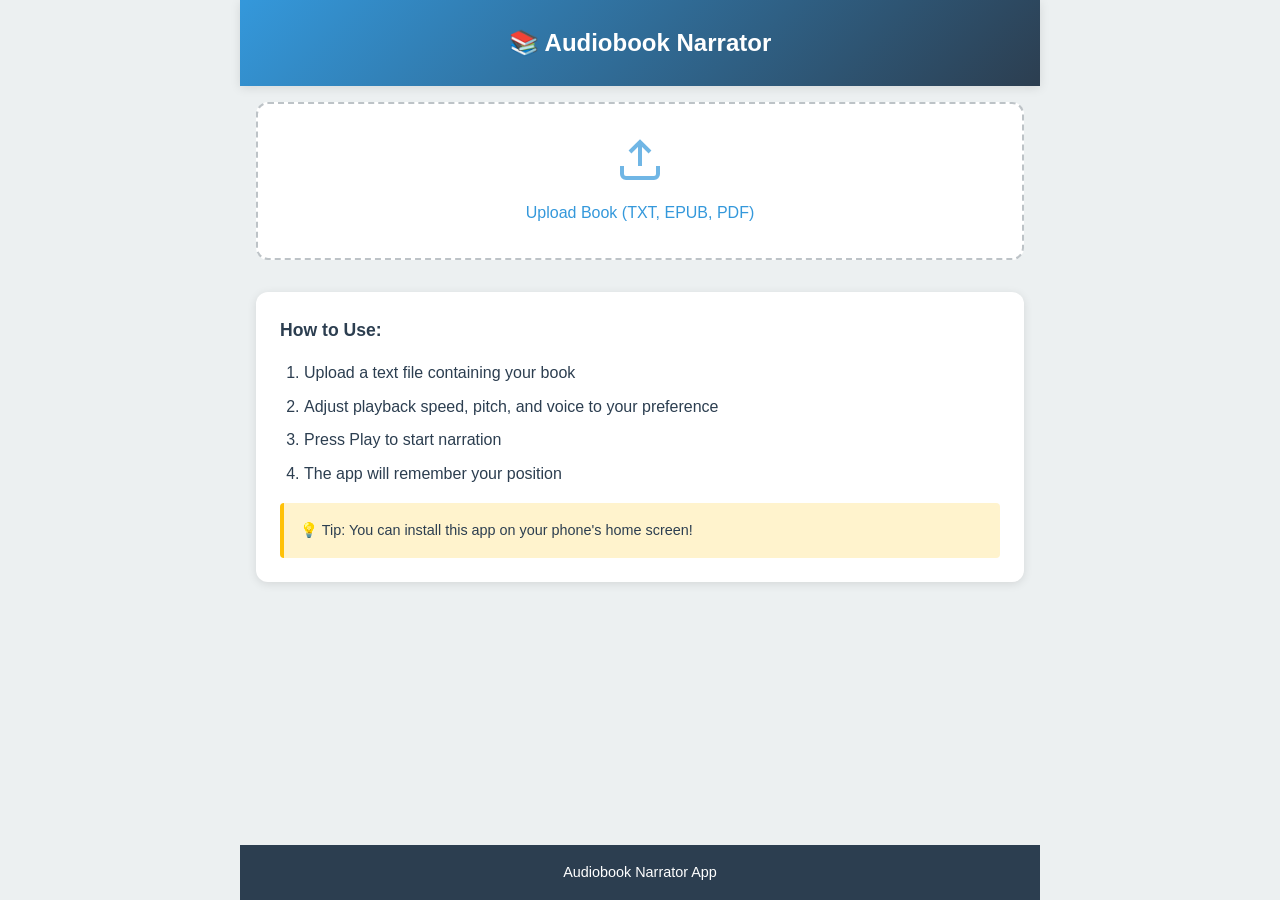
<file: index.html>
<!DOCTYPE html>
<html lang="en">
<head>
    <meta charset="UTF-8">
    <meta name="viewport" content="width=device-width, initial-scale=1.0, maximum-scale=1.0, user-scalable=no">
    <meta name="theme-color" content="#2c3e50">
    <meta name="description" content="Audiobook Narrator - Listen to your books with text-to-speech">
    <title>Audiobook Narrator</title>
    <link rel="manifest" href="manifest.json">
    <link rel="stylesheet" href="styles.css">
    <meta name="apple-mobile-web-app-capable" content="yes">
    <meta name="apple-mobile-web-app-status-bar-style" content="black-translucent">
</head>
<body>
    <div class="container">
        <header>
            <h1>📚 Audiobook Narrator</h1>
        </header>

        <main>
            <!-- File Upload Section -->
            <section class="upload-section">
                <div class="upload-area" id="uploadArea">
                    <input type="file" id="fileInput" accept=".txt,.epub,.pdf" hidden>
                    <label for="fileInput" class="upload-label">
                        <svg width="48" height="48" viewBox="0 0 24 24" fill="none" stroke="currentColor" stroke-width="2">
                            <path d="M21 15v4a2 2 0 0 1-2 2H5a2 2 0 0 1-2-2v-4"></path>
                            <polyline points="17 8 12 3 7 8"></polyline>
                            <line x1="12" y1="3" x2="12" y2="15"></line>
                        </svg>
                        <span>Upload Book (TXT, EPUB, PDF)</span>
                    </label>
                </div>
                <div class="file-info" id="fileInfo"></div>
            </section>

            <!-- Book Content Display -->
            <section class="book-section" id="bookSection" style="display: none;">
                <div class="book-title" id="bookTitle"></div>
                <div class="book-content" id="bookContent"></div>
                <div class="progress-info">
                    <span id="progressText">0%</span>
                </div>
            </section>

            <!-- Playback Controls -->
            <section class="controls-section" id="controlsSection" style="display: none;">
                <div class="main-controls">
                    <button id="playPauseBtn" class="btn-primary" disabled>
                        <svg class="play-icon" width="24" height="24" viewBox="0 0 24 24" fill="currentColor">
                            <polygon points="5 3 19 12 5 21 5 3"></polygon>
                        </svg>
                        <svg class="pause-icon" width="24" height="24" viewBox="0 0 24 24" fill="currentColor" style="display: none;">
                            <rect x="6" y="4" width="4" height="16"></rect>
                            <rect x="14" y="4" width="4" height="16"></rect>
                        </svg>
                        <span>Play</span>
                    </button>
                    <button id="stopBtn" class="btn-secondary" disabled>
                        <svg width="20" height="20" viewBox="0 0 24 24" fill="currentColor">
                            <rect x="6" y="6" width="12" height="12"></rect>
                        </svg>
                        Stop
                    </button>
                </div>

                <!-- Advanced Controls -->
                <div class="advanced-controls">
                    <div class="control-group">
                        <label for="speedControl">
                            <svg width="16" height="16" viewBox="0 0 24 24" fill="none" stroke="currentColor" stroke-width="2">
                                <circle cx="12" cy="12" r="10"></circle>
                                <polyline points="12 6 12 12 16 14"></polyline>
                            </svg>
                            Speed: <span id="speedValue">1.0x</span>
                        </label>
                        <input type="range" id="speedControl" min="0.5" max="2.0" step="0.1" value="1.0">
                    </div>

                    <div class="control-group">
                        <label for="pitchControl">
                            <svg width="16" height="16" viewBox="0 0 24 24" fill="none" stroke="currentColor" stroke-width="2">
                                <path d="M9 18V5l12-2v13"></path>
                                <circle cx="6" cy="18" r="3"></circle>
                                <circle cx="18" cy="16" r="3"></circle>
                            </svg>
                            Pitch: <span id="pitchValue">1.0</span>
                        </label>
                        <input type="range" id="pitchControl" min="0.5" max="2.0" step="0.1" value="1.0">
                    </div>

                    <div class="control-group">
                        <label for="voiceSelect">
                            <svg width="16" height="16" viewBox="0 0 24 24" fill="none" stroke="currentColor" stroke-width="2">
                                <path d="M12 1a3 3 0 0 0-3 3v8a3 3 0 0 0 6 0V4a3 3 0 0 0-3-3z"></path>
                                <path d="M19 10v2a7 7 0 0 1-14 0v-2"></path>
                                <line x1="12" y1="19" x2="12" y2="23"></line>
                                <line x1="8" y1="23" x2="16" y2="23"></line>
                            </svg>
                            Voice:
                        </label>
                        <select id="voiceSelect" class="voice-select"></select>
                    </div>
                </div>

                <!-- Progress Bar -->
                <div class="progress-bar">
                    <div class="progress-fill" id="progressFill"></div>
                </div>

                <!-- Additional Actions -->
                <div class="action-buttons">
                    <button id="loadNewBtn" class="btn-secondary">Load New Book</button>
                </div>
            </section>

            <!-- Instructions -->
            <section class="instructions" id="instructions">
                <h2>How to Use:</h2>
                <ol>
                    <li>Upload a text file containing your book</li>
                    <li>Adjust playback speed, pitch, and voice to your preference</li>
                    <li>Press Play to start narration</li>
                    <li>The app will remember your position</li>
                </ol>
                <p class="tip">💡 Tip: You can install this app on your phone's home screen!</p>
            </section>
        </main>

        <footer>
            <p>Audiobook Narrator App</p>
        </footer>
    </div>

    <script src="app.js"></script>
</body>
</html>
</file>
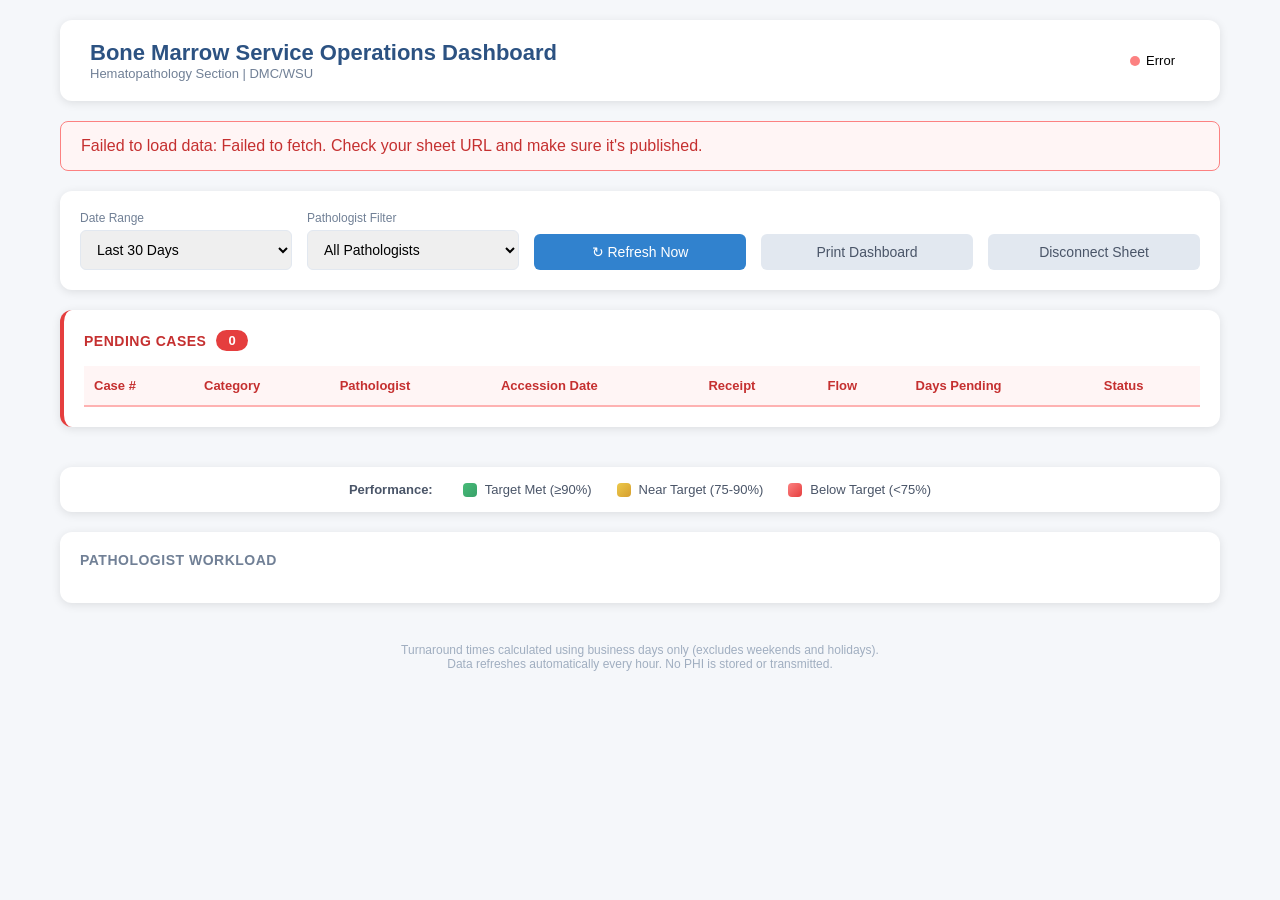
<file: docs/index.html>
<!DOCTYPE html>
<html lang="en">
<head>
    <meta charset="UTF-8">
    <meta name="viewport" content="width=device-width, initial-scale=1.0">
    <title>Bone Marrow Service Operations Dashboard</title>
    <style>
        * {
            margin: 0;
            padding: 0;
            box-sizing: border-box;
        }

        body {
            font-family: 'Segoe UI', Tahoma, Geneva, Verdana, sans-serif;
            background: #f5f7fa;
            min-height: 100vh;
        }

        .container {
            max-width: 1200px;
            margin: 0 auto;
            padding: 20px;
        }

        /* Header */
        .page-header {
            background: white;
            border-radius: 12px;
            box-shadow: 0 2px 10px rgba(0,0,0,0.1);
            padding: 20px 30px;
            margin-bottom: 20px;
            display: flex;
            justify-content: space-between;
            align-items: center;
            flex-wrap: wrap;
            gap: 15px;
        }

        .page-header h1 {
            color: #2c5282;
            font-size: 22px;
        }

        .page-header .subtitle {
            color: #718096;
            font-size: 13px;
        }

        .status-bar {
            display: flex;
            align-items: center;
            gap: 15px;
            font-size: 13px;
        }

        .status-indicator {
            display: flex;
            align-items: center;
            gap: 6px;
        }

        .status-dot {
            width: 10px;
            height: 10px;
            border-radius: 50%;
            background: #48bb78;
            animation: pulse 2s infinite;
        }

        .status-dot.error {
            background: #fc8181;
            animation: none;
        }

        .status-dot.loading {
            background: #ecc94b;
        }

        @keyframes pulse {
            0%, 100% { opacity: 1; }
            50% { opacity: 0.5; }
        }

        /* Controls */
        .controls {
            background: white;
            border-radius: 12px;
            box-shadow: 0 2px 10px rgba(0,0,0,0.1);
            padding: 20px;
            margin-bottom: 20px;
        }

        .controls-grid {
            display: grid;
            grid-template-columns: repeat(auto-fit, minmax(200px, 1fr));
            gap: 15px;
            align-items: end;
        }

        .control-group {
            display: flex;
            flex-direction: column;
            gap: 5px;
        }

        .control-group label {
            font-size: 12px;
            color: #718096;
            font-weight: 500;
        }

        .control-group input, .control-group select {
            padding: 10px 12px;
            border: 1px solid #e2e8f0;
            border-radius: 6px;
            font-size: 14px;
        }

        .control-group input:focus, .control-group select:focus {
            outline: none;
            border-color: #3182ce;
        }

        .btn {
            padding: 10px 20px;
            border: none;
            border-radius: 6px;
            cursor: pointer;
            font-size: 14px;
            font-weight: 500;
            transition: all 0.2s;
        }

        .btn-primary {
            background: #3182ce;
            color: white;
        }

        .btn-primary:hover {
            background: #2c5282;
        }

        .btn-secondary {
            background: #e2e8f0;
            color: #4a5568;
        }

        .btn-secondary:hover {
            background: #cbd5e0;
        }

        /* Setup Section */
        .setup-section {
            background: white;
            border-radius: 12px;
            box-shadow: 0 2px 10px rgba(0,0,0,0.1);
            padding: 30px;
            margin-bottom: 20px;
            text-align: center;
        }

        .setup-section h2 {
            color: #2c5282;
            margin-bottom: 15px;
        }

        .setup-section p {
            color: #718096;
            margin-bottom: 20px;
            line-height: 1.6;
        }

        .setup-section input {
            width: 100%;
            max-width: 500px;
            padding: 12px;
            border: 1px solid #e2e8f0;
            border-radius: 6px;
            font-size: 14px;
            margin-bottom: 15px;
        }

        .setup-instructions {
            text-align: left;
            background: #f7fafc;
            padding: 20px;
            border-radius: 8px;
            margin-top: 20px;
            font-size: 13px;
        }

        .setup-instructions ol {
            margin-left: 20px;
        }

        .setup-instructions li {
            margin-bottom: 8px;
            color: #4a5568;
        }

        .setup-instructions code {
            background: #edf2f7;
            padding: 2px 6px;
            border-radius: 4px;
            font-size: 12px;
        }

        /* Dashboard Grid */
        .dashboard-grid {
            display: none;
        }

        .dashboard-grid.visible {
            display: block;
        }

        .metrics-row {
            display: grid;
            grid-template-columns: repeat(auto-fit, minmax(320px, 1fr));
            gap: 20px;
            margin-bottom: 20px;
        }

        /* Improved Metric Cards */
        .metric-card {
            background: white;
            border-radius: 12px;
            box-shadow: 0 2px 10px rgba(0,0,0,0.1);
            overflow: hidden;
        }

        .metric-card-header {
            padding: 16px 20px;
            color: white;
            font-weight: 700;
            font-size: 15px;
            text-transform: uppercase;
            letter-spacing: 1px;
        }

        .metric-card.adult .metric-card-header {
            background: linear-gradient(135deg, #3182ce, #2c5282);
        }

        .metric-card.pediatric .metric-card-header {
            background: linear-gradient(135deg, #38a169, #276749);
        }

        .metric-card-body {
            padding: 20px;
        }

        .volume-display {
            text-align: center;
            padding: 15px 0;
            margin-bottom: 15px;
            background: linear-gradient(to bottom, #f8fafc, #ffffff);
            border-radius: 8px;
            border: 1px solid #e2e8f0;
        }

        .volume-number {
            font-size: 42px;
            font-weight: 700;
            color: #2d3748;
            line-height: 1;
        }

        .volume-label {
            font-size: 12px;
            color: #718096;
            text-transform: uppercase;
            letter-spacing: 0.5px;
            margin-top: 5px;
        }

        .metric-section {
            margin-bottom: 16px;
            padding-bottom: 16px;
            border-bottom: 1px solid #edf2f7;
        }

        .metric-section:last-child {
            margin-bottom: 0;
            padding-bottom: 0;
            border-bottom: none;
        }

        .metric-section-title {
            font-size: 14px;
            font-weight: 700;
            color: #2d3748;
            text-transform: uppercase;
            letter-spacing: 0.5px;
            margin-bottom: 10px;
            display: flex;
            align-items: center;
            gap: 6px;
        }

        .metric-section-title::before {
            content: '';
            display: inline-block;
            width: 3px;
            height: 12px;
            background: #cbd5e0;
            border-radius: 2px;
        }

        .metric-card.adult .metric-section-title::before {
            background: #3182ce;
        }

        .metric-card.pediatric .metric-section-title::before {
            background: #38a169;
        }

        .metric-item {
            display: flex;
            justify-content: space-between;
            align-items: center;
            padding: 8px 12px;
            margin: 4px 0;
            background: #f8fafc;
            border-radius: 6px;
        }

        .metric-item-label {
            font-size: 13px;
            color: #4a5568;
        }

        .metric-item-value {
            font-size: 14px;
            font-weight: 600;
            color: #2d3748;
        }

        .metric-item-value.good { color: #38a169; }
        .metric-item-value.warning { color: #d69e2e; }
        .metric-item-value.alert { color: #e53e3e; }

        .metric-item.highlight {
            background: linear-gradient(to right, #ebf8ff, #f0fff4);
            border: 1px solid #bee3f8;
        }

        .metric-card.pediatric .metric-item.highlight {
            background: linear-gradient(to right, #f0fff4, #ebf8ff);
            border: 1px solid #9ae6b4;
        }

        .progress-bar {
            height: 10px;
            background: #e2e8f0;
            border-radius: 5px;
            overflow: hidden;
            margin-top: 10px;
        }

        .progress-fill {
            height: 100%;
            border-radius: 5px;
            transition: width 0.5s ease;
        }

        .progress-fill.good { background: linear-gradient(to right, #48bb78, #38a169); }
        .progress-fill.warning { background: linear-gradient(to right, #ecc94b, #d69e2e); }
        .progress-fill.alert { background: linear-gradient(to right, #fc8181, #e53e3e); }

        /* Outlier Display */
        .outlier-display {
            text-align: center;
            padding: 15px;
            background: #f0fff4;
            border-radius: 8px;
            border: 1px solid #9ae6b4;
        }

        .outlier-display.has-outliers {
            background: #fff5f5;
            border-color: #feb2b2;
        }

        .outlier-count {
            font-size: 36px;
            font-weight: 700;
            line-height: 1;
        }

        .outlier-count.good { color: #38a169; }
        .outlier-count.alert { color: #e53e3e; }

        .outlier-label {
            font-size: 13px;
            color: #4a5568;
            margin-top: 5px;
            font-weight: 600;
        }

        .outlier-cases {
            margin-top: 10px;
            font-size: 12px;
            color: #c53030;
            font-weight: 500;
            padding-top: 10px;
            border-top: 1px solid #feb2b2;
        }

        /* Performance Legend */
        .performance-legend {
            background: white;
            border-radius: 12px;
            box-shadow: 0 2px 10px rgba(0,0,0,0.1);
            padding: 15px 20px;
            margin-bottom: 20px;
            display: flex;
            justify-content: center;
            align-items: center;
            gap: 30px;
            flex-wrap: wrap;
        }

        .legend-title {
            font-size: 13px;
            font-weight: 600;
            color: #4a5568;
        }

        .legend-items {
            display: flex;
            gap: 25px;
            flex-wrap: wrap;
        }

        .legend-item {
            display: flex;
            align-items: center;
            gap: 8px;
            font-size: 13px;
            color: #4a5568;
        }

        .legend-dot {
            width: 14px;
            height: 14px;
            border-radius: 4px;
        }

        .legend-dot.good { background: linear-gradient(135deg, #48bb78, #38a169); }
        .legend-dot.warning { background: linear-gradient(135deg, #ecc94b, #d69e2e); }
        .legend-dot.alert { background: linear-gradient(135deg, #fc8181, #e53e3e); }

        /* Pathologist Section */
        .pathologist-section {
            background: white;
            border-radius: 12px;
            box-shadow: 0 2px 10px rgba(0,0,0,0.1);
            padding: 20px;
            margin-bottom: 20px;
        }

        .pathologist-section h3 {
            font-size: 14px;
            color: #718096;
            text-transform: uppercase;
            letter-spacing: 0.5px;
            margin-bottom: 15px;
        }

        .pathologist-grid {
            display: grid;
            grid-template-columns: repeat(auto-fit, minmax(200px, 1fr));
            gap: 15px;
        }

        .pathologist-card {
            background: #f7fafc;
            border-radius: 8px;
            padding: 15px;
            border-left: 4px solid #3182ce;
        }

        .pathologist-name {
            font-weight: 600;
            color: #2d3748;
            margin-bottom: 10px;
        }

        .pathologist-stat {
            display: flex;
            justify-content: space-between;
            font-size: 13px;
            padding: 4px 0;
        }

        /* Pending Cases Table */
        .pending-section {
            background: white;
            border-radius: 12px;
            box-shadow: 0 2px 10px rgba(0,0,0,0.1);
            padding: 20px;
            margin-bottom: 20px;
            border-left: 4px solid #e53e3e;
        }

        .pending-section h3 {
            font-size: 14px;
            color: #c53030;
            text-transform: uppercase;
            letter-spacing: 0.5px;
            margin-bottom: 15px;
            display: flex;
            align-items: center;
            gap: 10px;
        }

        .pending-count {
            background: #e53e3e;
            color: white;
            padding: 3px 12px;
            border-radius: 12px;
            font-size: 13px;
            font-weight: 600;
        }

        .pending-count.zero {
            background: #38a169;
        }

        .pending-table {
            width: 100%;
            border-collapse: collapse;
            font-size: 13px;
        }

        .pending-table th {
            text-align: left;
            padding: 12px 10px;
            background: #fff5f5;
            color: #c53030;
            font-weight: 600;
            border-bottom: 2px solid #feb2b2;
        }

        .pending-table td {
            padding: 12px 10px;
            border-bottom: 1px solid #e2e8f0;
        }

        .pending-table tr:hover {
            background: #fffaf0;
        }

        .late-flag {
            background: #fed7d7;
            color: #c53030;
            padding: 3px 10px;
            border-radius: 4px;
            font-size: 11px;
            font-weight: 600;
        }

        .on-time-flag {
            background: #c6f6d5;
            color: #276749;
            padding: 3px 10px;
            border-radius: 4px;
            font-size: 11px;
            font-weight: 600;
        }

        /* Footer */
        .footer {
            text-align: center;
            padding: 20px;
            color: #a0aec0;
            font-size: 12px;
        }

        /* Print Styles */
        @media print {
            body { background: white; }
            .controls, .setup-section, .page-header .status-bar { display: none !important; }
            .metric-card, .pending-section, .pathologist-section, .performance-legend {
                box-shadow: none;
                border: 1px solid #e2e8f0;
            }
        }

        /* Error/Loading states */
        .error-banner {
            background: #fff5f5;
            border: 1px solid #fc8181;
            color: #c53030;
            padding: 15px 20px;
            border-radius: 8px;
            margin-bottom: 20px;
            display: none;
        }

        .error-banner.visible {
            display: block;
        }

        .loading-overlay {
            position: fixed;
            top: 0;
            left: 0;
            right: 0;
            bottom: 0;
            background: rgba(255,255,255,0.8);
            display: none;
            justify-content: center;
            align-items: center;
            z-index: 1000;
        }

        .loading-overlay.visible {
            display: flex;
        }

        .spinner {
            width: 50px;
            height: 50px;
            border: 4px solid #e2e8f0;
            border-top-color: #3182ce;
            border-radius: 50%;
            animation: spin 1s linear infinite;
        }

        @keyframes spin {
            to { transform: rotate(360deg); }
        }

        .no-data {
            text-align: center;
            padding: 40px;
            color: #718096;
        }
    </style>
</head>
<body>
    <div class="container">
        <!-- Page Header -->
        <div class="page-header">
            <div>
                <h1>Bone Marrow Service Operations Dashboard</h1>
                <div class="subtitle">Hematopathology Section | DMC/WSU</div>
            </div>
            <div class="status-bar">
                <div class="status-indicator">
                    <div class="status-dot" id="status-dot"></div>
                    <span id="status-text">Connecting...</span>
                </div>
                <span id="last-updated"></span>
            </div>
        </div>

        <!-- Error Banner -->
        <div class="error-banner" id="error-banner"></div>

        <!-- Setup Section (shown when no sheet URL) -->
        <div class="setup-section" id="setup-section">
            <h2>Connect Google Sheet</h2>
            <p>Enter your published Google Sheet URL to connect the dashboard.</p>

            <input type="text" id="sheet-url" placeholder="Paste your Google Sheet published CSV URL here">
            <br>
            <button class="btn btn-primary" id="connect-btn">Connect Sheet</button>

            <div class="setup-instructions">
                <strong>Setup Instructions:</strong>
                <ol>
                    <li>Open your Google Sheet with bone marrow case data</li>
                    <li>Go to <strong>File → Share → Publish to web</strong></li>
                    <li>Select the sheet tab and choose <strong>Comma-separated values (.csv)</strong></li>
                    <li>Click <strong>Publish</strong> and copy the URL</li>
                    <li>Paste the URL above and click Connect</li>
                </ol>
                <p style="margin-top: 15px;"><strong>Required columns:</strong></p>
                <code>case_number, patient_age_category, accession_date, receipt_date, flow_result_date, signout_date, pathologist, amendment_flag</code>
                <p style="margin-top: 10px; color: #718096;">
                    Dates should be in format: MM/DD/YYYY or YYYY-MM-DD<br>
                    patient_age_category: "Adult" or "Pediatric"<br>
                    pathologist: "Dr. Schultz" or "Dr. Dewar"<br>
                    Leave signout_date blank for pending cases
                </p>
            </div>
        </div>

        <!-- Controls -->
        <div class="controls" id="controls" style="display: none;">
            <div class="controls-grid">
                <div class="control-group">
                    <label>Date Range</label>
                    <select id="date-range">
                        <option value="30">Last 30 Days</option>
                        <option value="this_month">This Month</option>
                        <option value="last_month">Last Month</option>
                        <option value="60">Last 60 Days</option>
                        <option value="90">Last 90 Days</option>
                        <option value="180">Last 6 Months</option>
                        <option value="365">Last Year</option>
                        <option value="custom">Custom Range</option>
                    </select>
                </div>
                <div class="control-group" id="custom-start-group" style="display: none;">
                    <label>Start Date</label>
                    <input type="date" id="custom-start">
                </div>
                <div class="control-group" id="custom-end-group" style="display: none;">
                    <label>End Date</label>
                    <input type="date" id="custom-end">
                </div>
                <div class="control-group">
                    <label>Pathologist Filter</label>
                    <select id="pathologist-filter">
                        <option value="all">All Pathologists</option>
                        <option value="Dr. Schultz">Dr. Schultz</option>
                        <option value="Dr. Dewar">Dr. Dewar</option>
                    </select>
                </div>
                <div class="control-group">
                    <button class="btn btn-primary" id="refresh-btn">↻ Refresh Now</button>
                </div>
                <div class="control-group">
                    <button class="btn btn-secondary" id="print-btn">Print Dashboard</button>
                </div>
                <div class="control-group">
                    <button class="btn btn-secondary" id="disconnect-btn">Disconnect Sheet</button>
                </div>
            </div>
        </div>

        <!-- Dashboard Grid -->
        <div class="dashboard-grid" id="dashboard-grid">
            <!-- Pending Cases (MOVED TO TOP) -->
            <div class="pending-section" id="pending-section">
                <h3>
                    Pending Cases
                    <span class="pending-count" id="pending-count">0</span>
                </h3>
                <table class="pending-table">
                    <thead>
                        <tr>
                            <th>Case #</th>
                            <th>Category</th>
                            <th>Pathologist</th>
                            <th>Accession Date</th>
                            <th>Receipt</th>
                            <th>Flow</th>
                            <th>Days Pending</th>
                            <th>Status</th>
                        </tr>
                    </thead>
                    <tbody id="pending-tbody">
                    </tbody>
                </table>
                <div class="no-data" id="no-pending" style="display: none;">
                    No pending cases - all caught up!
                </div>
            </div>

            <!-- Metrics Row -->
            <div class="metrics-row" id="metrics-row">
                <!-- Cards will be injected here -->
            </div>

            <!-- Performance Legend -->
            <div class="performance-legend">
                <span class="legend-title">Performance:</span>
                <div class="legend-items">
                    <div class="legend-item">
                        <div class="legend-dot good"></div>
                        <span>Target Met (≥90%)</span>
                    </div>
                    <div class="legend-item">
                        <div class="legend-dot warning"></div>
                        <span>Near Target (75-90%)</span>
                    </div>
                    <div class="legend-item">
                        <div class="legend-dot alert"></div>
                        <span>Below Target (<75%)</span>
                    </div>
                </div>
            </div>

            <!-- Pathologist Breakdown -->
            <div class="pathologist-section" id="pathologist-section">
                <h3>Pathologist Workload</h3>
                <div class="pathologist-grid" id="pathologist-grid">
                    <!-- Pathologist cards injected here -->
                </div>
            </div>
        </div>

        <!-- Footer -->
        <div class="footer">
            Turnaround times calculated using business days only (excludes weekends and holidays).<br>
            Data refreshes automatically every hour. No PHI is stored or transmitted.
        </div>
    </div>

    <!-- Loading Overlay -->
    <div class="loading-overlay" id="loading-overlay">
        <div class="spinner"></div>
    </div>

    <script>
        // ============ CONFIGURATION ============
        const CONFIG = {
            // TAT Targets (business days)
            TARGET_RECEIPT: 1,      // Accession to Receipt
            TARGET_FLOW: 2,         // Accession to Flow Result
            TARGET_SIGNOUT: 3,      // Accession to Sign-out
            OUTLIER_THRESHOLD: 7,   // TAT Outlier threshold

            // Performance thresholds
            TARGET_MET_PCT: 90,
            NEAR_TARGET_PCT: 75,

            // Refresh interval (1 hour in ms)
            REFRESH_INTERVAL: 60 * 60 * 1000,

            // Holidays (no work days)
            HOLIDAYS: [
                // 2026
                '2026-01-01', '2026-05-25', '2026-07-03', '2026-09-07', '2026-11-26', '2026-12-25',
                // 2027
                '2027-01-01', '2027-05-31', '2027-07-05', '2027-09-06', '2027-11-25', '2027-12-24',
                // 2028
                '2028-01-01', '2028-05-29', '2028-07-04', '2028-09-04', '2028-11-23', '2028-12-25',
            ]
        };

        // ============ STATE ============
        const DEFAULT_SHEET_URL = 'https://docs.google.com/spreadsheets/d/e/2PACX-1vRUa98mgGf_QLK8c8HHEIiOjfyMMxYwppatZz6fulGMsNO4qJca0o0adyfZqcKeeinpF1_n1pNgOMy3/pub?output=csv';
        let sheetUrl = localStorage.getItem('bm_sheet_url') || DEFAULT_SHEET_URL;
        let allCases = [];
        let refreshTimer = null;

        // ============ DOM ELEMENTS ============
        const elements = {
            setupSection: document.getElementById('setup-section'),
            controls: document.getElementById('controls'),
            dashboardGrid: document.getElementById('dashboard-grid'),
            sheetUrlInput: document.getElementById('sheet-url'),
            connectBtn: document.getElementById('connect-btn'),
            disconnectBtn: document.getElementById('disconnect-btn'),
            refreshBtn: document.getElementById('refresh-btn'),
            printBtn: document.getElementById('print-btn'),
            dateRange: document.getElementById('date-range'),
            customStartGroup: document.getElementById('custom-start-group'),
            customEndGroup: document.getElementById('custom-end-group'),
            customStart: document.getElementById('custom-start'),
            customEnd: document.getElementById('custom-end'),
            pathologistFilter: document.getElementById('pathologist-filter'),
            statusDot: document.getElementById('status-dot'),
            statusText: document.getElementById('status-text'),
            lastUpdated: document.getElementById('last-updated'),
            errorBanner: document.getElementById('error-banner'),
            loadingOverlay: document.getElementById('loading-overlay'),
            metricsRow: document.getElementById('metrics-row'),
            pathologistGrid: document.getElementById('pathologist-grid'),
            pendingTbody: document.getElementById('pending-tbody'),
            pendingCount: document.getElementById('pending-count'),
            noPending: document.getElementById('no-pending')
        };

        // ============ INITIALIZATION ============
        function init() {
            elements.connectBtn.addEventListener('click', connectSheet);
            elements.disconnectBtn.addEventListener('click', disconnectSheet);
            elements.refreshBtn.addEventListener('click', () => fetchData());
            elements.printBtn.addEventListener('click', () => window.print());
            elements.dateRange.addEventListener('change', handleDateRangeChange);
            elements.pathologistFilter.addEventListener('change', () => renderDashboard());
            elements.customStart.addEventListener('change', () => renderDashboard());
            elements.customEnd.addEventListener('change', () => renderDashboard());

            const today = new Date();
            const thirtyDaysAgo = new Date(today);
            thirtyDaysAgo.setDate(thirtyDaysAgo.getDate() - 30);
            elements.customEnd.value = formatDateForInput(today);
            elements.customStart.value = formatDateForInput(thirtyDaysAgo);

            if (sheetUrl) {
                showDashboard();
                fetchData();
                startAutoRefresh();
            } else {
                showSetup();
            }
        }

        // ============ UI STATE ============
        function showSetup() {
            elements.setupSection.style.display = 'block';
            elements.controls.style.display = 'none';
            elements.dashboardGrid.classList.remove('visible');
            setStatus('disconnected', 'Not connected');
        }

        function showDashboard() {
            elements.setupSection.style.display = 'none';
            elements.controls.style.display = 'block';
            elements.dashboardGrid.classList.add('visible');
        }

        function showLoading(show) {
            elements.loadingOverlay.classList.toggle('visible', show);
        }

        function showError(message) {
            elements.errorBanner.textContent = message;
            elements.errorBanner.classList.add('visible');
            setStatus('error', 'Error');
        }

        function hideError() {
            elements.errorBanner.classList.remove('visible');
        }

        function setStatus(status, text) {
            elements.statusDot.className = 'status-dot ' + status;
            elements.statusText.textContent = text;
        }

        function handleDateRangeChange() {
            const isCustom = elements.dateRange.value === 'custom';
            elements.customStartGroup.style.display = isCustom ? 'flex' : 'none';
            elements.customEndGroup.style.display = isCustom ? 'flex' : 'none';
            renderDashboard();
        }

        // ============ SHEET CONNECTION ============
        function connectSheet() {
            const url = elements.sheetUrlInput.value.trim();
            if (!url) {
                showError('Please enter a Google Sheet URL');
                return;
            }
            sheetUrl = url;
            localStorage.setItem('bm_sheet_url', url);
            showDashboard();
            fetchData();
            startAutoRefresh();
        }

        function disconnectSheet() {
            sheetUrl = '';
            localStorage.removeItem('bm_sheet_url');
            allCases = [];
            stopAutoRefresh();
            showSetup();
            hideError();
        }

        // ============ DATA FETCHING ============
        async function fetchData() {
            showLoading(true);
            hideError();
            setStatus('loading', 'Updating...');

            try {
                const response = await fetch(sheetUrl);
                if (!response.ok) throw new Error('Failed to fetch sheet');

                const csv = await response.text();
                allCases = parseCSV(csv);

                setStatus('connected', 'Connected');
                elements.lastUpdated.textContent = 'Updated: ' + new Date().toLocaleTimeString();

                renderDashboard();
            } catch (err) {
                showError('Failed to load data: ' + err.message + '. Check your sheet URL and make sure it\'s published.');
                setStatus('error', 'Error');
            } finally {
                showLoading(false);
            }
        }

        function startAutoRefresh() {
            stopAutoRefresh();
            refreshTimer = setInterval(fetchData, CONFIG.REFRESH_INTERVAL);
        }

        function stopAutoRefresh() {
            if (refreshTimer) {
                clearInterval(refreshTimer);
                refreshTimer = null;
            }
        }

        // ============ CSV PARSING ============
        function parseCSV(csv) {
            const lines = csv.trim().split('\n');
            if (lines.length < 2) return [];

            const headers = lines[0].split(',').map(h =>
                h.trim().toLowerCase().replace(/[^a-z0-9_]/g, '_')
            );

            const cases = [];

            for (let i = 1; i < lines.length; i++) {
                const values = parseCSVLine(lines[i]);
                if (values.length !== headers.length) continue;

                const row = {};
                headers.forEach((h, idx) => {
                    row[h] = values[idx].trim();
                });

                const caseData = {
                    caseNumber: row.case_number || row.case_ || row.casenumber || `Case-${i}`,
                    category: normalizeCategory(row.patient_age_category || row.age_category || row.category),
                    accessionDate: parseDate(row.accession_date || row.accession),
                    receiptDate: parseDate(row.receipt_date || row.receipt),
                    flowResultDate: parseDate(row.flow_result_date || row.flow_result || row.flow_date),
                    signoutDate: parseDate(row.signout_date || row.sign_out_date || row.signout),
                    pathologist: row.pathologist || row.attending || 'Unknown',
                    amended: (row.amendment_flag || row.amended || 'N').toUpperCase() === 'Y'
                };

                if (!caseData.accessionDate) continue;

                const today = new Date();

                if (caseData.receiptDate) {
                    caseData.daysToReceipt = calculateBusinessDays(caseData.accessionDate, caseData.receiptDate);
                    caseData.receiptLate = caseData.daysToReceipt > CONFIG.TARGET_RECEIPT;
                }

                if (caseData.flowResultDate) {
                    caseData.daysToFlow = calculateBusinessDays(caseData.accessionDate, caseData.flowResultDate);
                    caseData.flowLate = caseData.daysToFlow > CONFIG.TARGET_FLOW;
                }

                if (caseData.signoutDate) {
                    caseData.daysToSignout = calculateBusinessDays(caseData.accessionDate, caseData.signoutDate);
                    caseData.signoutLate = caseData.daysToSignout > CONFIG.TARGET_SIGNOUT;
                    caseData.isOutlier = caseData.daysToSignout > CONFIG.OUTLIER_THRESHOLD;
                    caseData.isPending = false;
                } else {
                    caseData.isPending = true;
                    caseData.daysPending = calculateBusinessDays(caseData.accessionDate, today);
                }

                cases.push(caseData);
            }

            return cases;
        }

        function parseCSVLine(line) {
            const values = [];
            let current = '';
            let inQuotes = false;

            for (let char of line) {
                if (char === '"') {
                    inQuotes = !inQuotes;
                } else if (char === ',' && !inQuotes) {
                    values.push(current);
                    current = '';
                } else {
                    current += char;
                }
            }
            values.push(current);
            return values;
        }

        function parseDate(str) {
            if (!str) return null;
            if (str.includes('/')) {
                const parts = str.split('/');
                if (parts.length === 3) {
                    const month = parseInt(parts[0]) - 1;
                    const day = parseInt(parts[1]);
                    const year = parseInt(parts[2]);
                    return new Date(year, month, day);
                }
            }
            const date = new Date(str);
            return isNaN(date.getTime()) ? null : date;
        }

        function normalizeCategory(cat) {
            if (!cat) return 'Adult';
            return cat.toLowerCase().includes('ped') ? 'Pediatric' : 'Adult';
        }

        function formatDateForInput(date) {
            return date.toISOString().split('T')[0];
        }

        // ============ BUSINESS DAYS CALCULATION ============
        function calculateBusinessDays(startDate, endDate) {
            if (!startDate || !endDate) return null;

            let count = 0;
            const current = new Date(startDate);
            current.setHours(0, 0, 0, 0);

            const end = new Date(endDate);
            end.setHours(0, 0, 0, 0);

            while (current < end) {
                current.setDate(current.getDate() + 1);
                if (isBusinessDay(current)) {
                    count++;
                }
            }

            return count;
        }

        function isBusinessDay(date) {
            const day = date.getDay();
            if (day === 0 || day === 6) return false;
            const dateStr = date.toISOString().split('T')[0];
            if (CONFIG.HOLIDAYS.includes(dateStr)) return false;
            return true;
        }

        // ============ FILTERING ============
        function getFilteredCases() {
            let cases = [...allCases];

            const range = elements.dateRange.value;
            let startDate, endDate = new Date();

            if (range === 'custom') {
                startDate = elements.customStart.value ? new Date(elements.customStart.value) : null;
                endDate = elements.customEnd.value ? new Date(elements.customEnd.value) : new Date();
            } else if (range === 'this_month') {
                const today = new Date();
                startDate = new Date(today.getFullYear(), today.getMonth(), 1);
                endDate = new Date();
            } else if (range === 'last_month') {
                const today = new Date();
                startDate = new Date(today.getFullYear(), today.getMonth() - 1, 1);
                endDate = new Date(today.getFullYear(), today.getMonth(), 0); // Last day of previous month
            } else {
                startDate = new Date();
                startDate.setDate(startDate.getDate() - parseInt(range));
            }

            if (startDate) {
                cases = cases.filter(c => c.accessionDate >= startDate);
            }
            cases = cases.filter(c => c.accessionDate <= endDate);

            const pathFilter = elements.pathologistFilter.value;
            if (pathFilter !== 'all') {
                cases = cases.filter(c => c.pathologist === pathFilter);
            }

            return cases;
        }

        // ============ METRICS CALCULATION ============
        function calculateMetrics(cases, category) {
            const filtered = cases.filter(c => c.category === category && !c.isPending);

            if (filtered.length === 0) {
                return {
                    volume: 0,
                    receiptMedian: 0, receiptPct: 0,
                    flowMedian: 0, flowPct: 0,
                    signoutMedian: 0, signoutP90: 0, signoutPct: 0,
                    outlierCount: 0, outlierCases: []
                };
            }

            const volume = filtered.length;

            const receiptValues = filtered.map(c => c.daysToReceipt).filter(v => v != null);
            const receiptMedian = median(receiptValues);
            const receiptOnTime = receiptValues.filter(v => v <= CONFIG.TARGET_RECEIPT).length;
            const receiptPct = receiptValues.length ? (receiptOnTime / receiptValues.length * 100) : 0;

            const flowValues = filtered.map(c => c.daysToFlow).filter(v => v != null);
            const flowMedian = median(flowValues);
            const flowOnTime = flowValues.filter(v => v <= CONFIG.TARGET_FLOW).length;
            const flowPct = flowValues.length ? (flowOnTime / flowValues.length * 100) : 0;

            const signoutValues = filtered.map(c => c.daysToSignout).filter(v => v != null);
            const signoutMedian = median(signoutValues);
            const signoutP90 = percentile(signoutValues, 90);
            const signoutOnTime = signoutValues.filter(v => v <= CONFIG.TARGET_SIGNOUT).length;
            const signoutPct = signoutValues.length ? (signoutOnTime / signoutValues.length * 100) : 0;

            const outlierCases = filtered.filter(c => c.isOutlier).map(c => c.caseNumber);

            return {
                volume,
                receiptMedian: round(receiptMedian, 1),
                receiptPct: round(receiptPct, 1),
                flowMedian: round(flowMedian, 1),
                flowPct: round(flowPct, 1),
                signoutMedian: round(signoutMedian, 1),
                signoutP90: round(signoutP90, 1),
                signoutPct: round(signoutPct, 1),
                outlierCount: outlierCases.length,
                outlierCases
            };
        }

        function calculatePathologistMetrics(cases) {
            const pathologists = ['Dr. Schultz', 'Dr. Dewar'];
            return pathologists.map(name => {
                const pathCases = cases.filter(c => c.pathologist === name && !c.isPending);
                const pending = cases.filter(c => c.pathologist === name && c.isPending);

                return {
                    name,
                    completed: pathCases.length,
                    pending: pending.length,
                    medianTAT: median(pathCases.map(c => c.daysToSignout).filter(v => v != null)),
                    outlierCount: pathCases.filter(c => c.isOutlier).length
                };
            });
        }

        // ============ HELPER FUNCTIONS ============
        function median(arr) {
            if (!arr.length) return 0;
            const sorted = [...arr].sort((a, b) => a - b);
            const mid = Math.floor(sorted.length / 2);
            return sorted.length % 2 ? sorted[mid] : (sorted[mid - 1] + sorted[mid]) / 2;
        }

        function percentile(arr, p) {
            if (!arr.length) return 0;
            const sorted = [...arr].sort((a, b) => a - b);
            const k = (sorted.length - 1) * p / 100;
            const f = Math.floor(k);
            const c = Math.min(f + 1, sorted.length - 1);
            return sorted[f] + (sorted[c] - sorted[f]) * (k - f);
        }

        function round(num, decimals) {
            return Math.round(num * Math.pow(10, decimals)) / Math.pow(10, decimals);
        }

        function getStatus(pct) {
            if (pct >= CONFIG.TARGET_MET_PCT) return 'good';
            if (pct >= CONFIG.NEAR_TARGET_PCT) return 'warning';
            return 'alert';
        }

        function formatDate(date) {
            if (!date) return '-';
            return date.toLocaleDateString('en-US', { month: 'short', day: 'numeric', year: 'numeric' });
        }

        // ============ RENDERING ============
        function renderDashboard() {
            const cases = getFilteredCases();

            const adultMetrics = calculateMetrics(cases, 'Adult');
            const pedsMetrics = calculateMetrics(cases, 'Pediatric');
            const pathMetrics = calculatePathologistMetrics(cases);
            const pendingCases = cases.filter(c => c.isPending).sort((a, b) => b.daysPending - a.daysPending);

            renderPendingCases(pendingCases);
            renderMetricCards(adultMetrics, pedsMetrics);
            renderPathologistSection(pathMetrics);
        }

        function renderMetricCards(adult, peds) {
            elements.metricsRow.innerHTML = `
                ${renderMetricCard('Adult Bone Marrow', 'adult', adult)}
                ${renderMetricCard('Pediatric Bone Marrow', 'pediatric', peds)}
            `;
        }

        function renderMetricCard(title, className, m) {
            return `
                <div class="metric-card ${className}">
                    <div class="metric-card-header">${title}</div>
                    <div class="metric-card-body">
                        <div class="volume-display">
                            <div class="volume-number">${m.volume}</div>
                            <div class="volume-label">Completed Cases</div>
                        </div>

                        <div class="metric-section">
                            <div class="metric-section-title">Time to Receipt</div>
                            <div class="metric-item">
                                <span class="metric-item-label">Median</span>
                                <span class="metric-item-value">${m.receiptMedian} days</span>
                            </div>
                            <div class="metric-item highlight">
                                <span class="metric-item-label">Within ${CONFIG.TARGET_RECEIPT} day target</span>
                                <span class="metric-item-value ${getStatus(m.receiptPct)}">${m.receiptPct}%</span>
                            </div>
                        </div>

                        <div class="metric-section">
                            <div class="metric-section-title">Time to Flow Result</div>
                            <div class="metric-item">
                                <span class="metric-item-label">Median</span>
                                <span class="metric-item-value">${m.flowMedian} days</span>
                            </div>
                            <div class="metric-item highlight">
                                <span class="metric-item-label">Within ${CONFIG.TARGET_FLOW} day target</span>
                                <span class="metric-item-value ${getStatus(m.flowPct)}">${m.flowPct}%</span>
                            </div>
                        </div>

                        <div class="metric-section">
                            <div class="metric-section-title">Time to Sign-out</div>
                            <div class="metric-item">
                                <span class="metric-item-label">Median</span>
                                <span class="metric-item-value">${m.signoutMedian} days</span>
                            </div>
                            <div class="metric-item">
                                <span class="metric-item-label">90th Percentile</span>
                                <span class="metric-item-value">${m.signoutP90} days</span>
                            </div>
                            <div class="metric-item highlight">
                                <span class="metric-item-label">Within ${CONFIG.TARGET_SIGNOUT} day target</span>
                                <span class="metric-item-value ${getStatus(m.signoutPct)}">${m.signoutPct}%</span>
                            </div>
                            <div class="progress-bar">
                                <div class="progress-fill ${getStatus(m.signoutPct)}" style="width: ${Math.min(m.signoutPct, 100)}%"></div>
                            </div>
                        </div>

                        <div class="metric-section" style="border-bottom: none;">
                            <div class="outlier-display ${m.outlierCount > 0 ? 'has-outliers' : ''}">
                                <div class="outlier-count ${m.outlierCount > 0 ? 'alert' : 'good'}">${m.outlierCount}</div>
                                <div class="outlier-label">TAT Outliers (>${CONFIG.OUTLIER_THRESHOLD} days)</div>
                                ${m.outlierCases.length > 0 ? `
                                    <div class="outlier-cases">${m.outlierCases.join(', ')}</div>
                                ` : ''}
                            </div>
                        </div>
                    </div>
                </div>
            `;
        }

        function renderPathologistSection(pathMetrics) {
            elements.pathologistGrid.innerHTML = pathMetrics.map(p => `
                <div class="pathologist-card">
                    <div class="pathologist-name">${p.name}</div>
                    <div class="pathologist-stat">
                        <span>Completed</span>
                        <span>${p.completed}</span>
                    </div>
                    <div class="pathologist-stat">
                        <span>Pending</span>
                        <span style="color: ${p.pending > 0 ? '#e53e3e' : '#38a169'}">${p.pending}</span>
                    </div>
                    <div class="pathologist-stat">
                        <span>Median TAT</span>
                        <span>${p.medianTAT ? round(p.medianTAT, 1) + ' days' : '-'}</span>
                    </div>
                    <div class="pathologist-stat">
                        <span>Outliers (>7d)</span>
                        <span style="color: ${p.outlierCount > 0 ? '#e53e3e' : '#38a169'}">${p.outlierCount}</span>
                    </div>
                </div>
            `).join('');
        }

        function renderPendingCases(pendingCases) {
            elements.pendingCount.textContent = pendingCases.length;
            elements.pendingCount.classList.toggle('zero', pendingCases.length === 0);

            if (pendingCases.length === 0) {
                elements.pendingTbody.innerHTML = '';
                elements.noPending.style.display = 'block';
                return;
            }

            elements.noPending.style.display = 'none';
            elements.pendingTbody.innerHTML = pendingCases.map(c => {
                const isLate = c.daysPending > CONFIG.TARGET_SIGNOUT;

                // Receipt: show days with color based on target
                let receiptDisplay;
                if (c.receiptDate) {
                    const receiptColor = c.receiptLate ? '#e53e3e' : '#38a169';
                    receiptDisplay = `<span style="color: ${receiptColor}; font-weight: 600;">${c.daysToReceipt} day${c.daysToReceipt !== 1 ? 's' : ''}</span>`;
                } else {
                    receiptDisplay = '<span style="color:#718096">Pending</span>';
                }

                // Flow: show days with color based on target
                let flowDisplay;
                if (c.flowResultDate) {
                    const flowColor = c.flowLate ? '#e53e3e' : '#38a169';
                    flowDisplay = `<span style="color: ${flowColor}; font-weight: 600;">${c.daysToFlow} day${c.daysToFlow !== 1 ? 's' : ''}</span>`;
                } else {
                    flowDisplay = '<span style="color:#718096">Pending</span>';
                }

                return `
                    <tr>
                        <td><strong>${c.caseNumber}</strong></td>
                        <td>${c.category}</td>
                        <td>${c.pathologist}</td>
                        <td>${formatDate(c.accessionDate)}</td>
                        <td>${receiptDisplay}</td>
                        <td>${flowDisplay}</td>
                        <td style="color: ${isLate ? '#e53e3e' : '#2d3748'}; font-weight: 600;">
                            ${c.daysPending} day${c.daysPending !== 1 ? 's' : ''} ${isLate ? '<span class="late-flag">LATE</span>' : ''}
                        </td>
                        <td>${isLate ? '<span class="late-flag">Overdue</span>' : '<span class="on-time-flag">On Track</span>'}</td>
                    </tr>
                `;
            }).join('');
        }

        // ============ START ============
        init();
    </script>
</body>
</html>
</file>
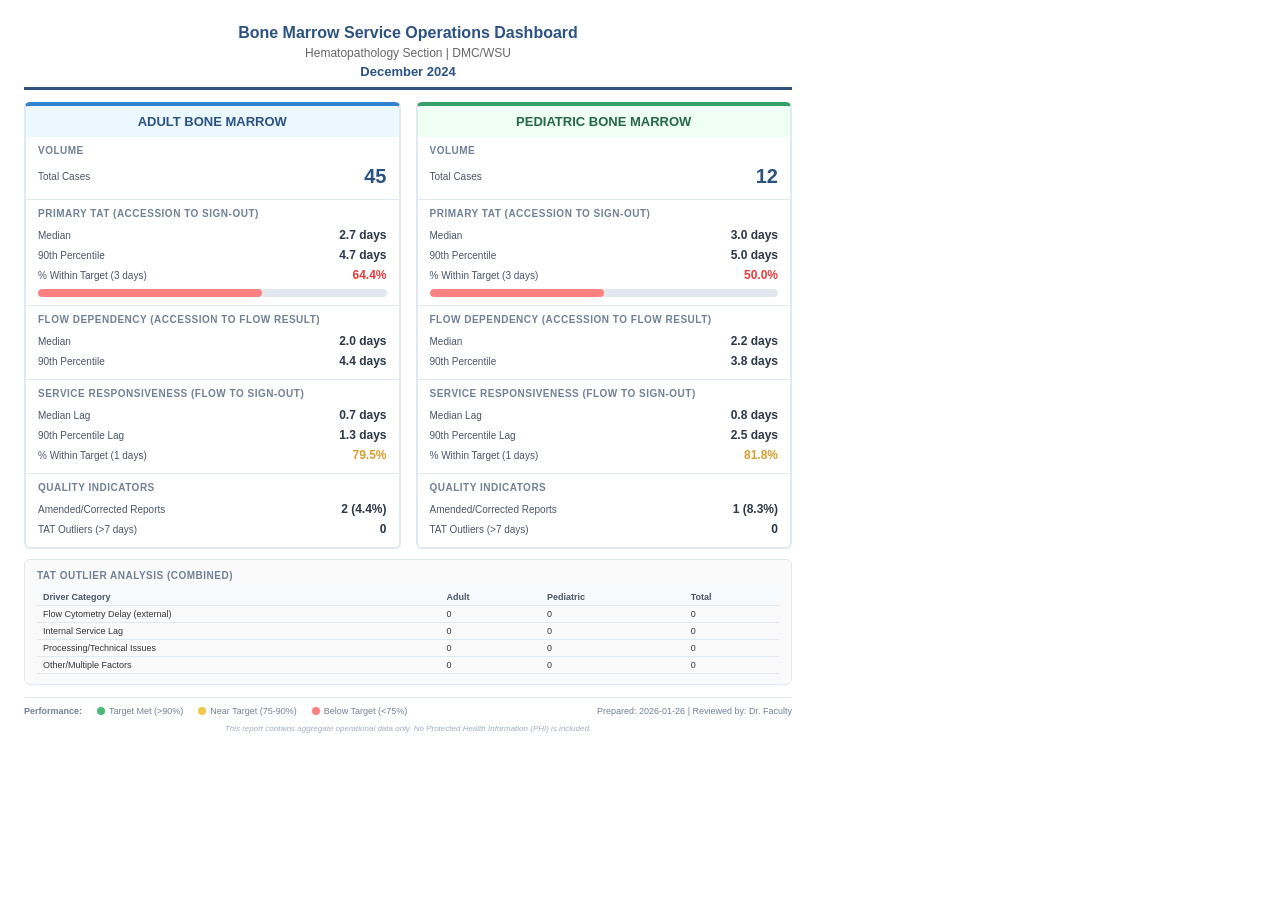
<file: bone-marrow-dashboard/output/dashboard_2024_12.html>
<!DOCTYPE html>
<html lang="en">
<head>
    <meta charset="UTF-8">
    <meta name="viewport" content="width=device-width, initial-scale=1.0">
    <title>Bone Marrow Service Operations Dashboard</title>
    <style>
        * {
            margin: 0;
            padding: 0;
            box-sizing: border-box;
        }

        @page {
            size: letter;
            margin: 0.5in;
        }

        body {
            font-family: 'Segoe UI', Tahoma, Geneva, Verdana, sans-serif;
            font-size: 11px;
            color: #333;
            background: #fff;
            padding: 0.25in;
            max-width: 8.5in;
        }

        .header {
            text-align: center;
            border-bottom: 3px solid #2c5282;
            padding-bottom: 8px;
            margin-bottom: 12px;
        }

        .header h1 {
            font-size: 16px;
            color: #2c5282;
            margin-bottom: 4px;
        }

        .header .subtitle {
            font-size: 12px;
            color: #666;
        }

        .header .period {
            font-size: 13px;
            font-weight: 600;
            color: #2c5282;
            margin-top: 4px;
        }

        .main-content {
            display: flex;
            gap: 15px;
        }

        .column {
            flex: 1;
            border: 2px solid #e2e8f0;
            border-radius: 6px;
            overflow: hidden;
        }

        .column.adult {
            border-top: 4px solid #3182ce;
        }

        .column.pediatric {
            border-top: 4px solid #38a169;
        }

        .column-header {
            padding: 8px 12px;
            font-weight: 700;
            font-size: 13px;
            text-align: center;
        }

        .column.adult .column-header {
            background: #ebf8ff;
            color: #2c5282;
        }

        .column.pediatric .column-header {
            background: #f0fff4;
            color: #276749;
        }

        .section {
            padding: 8px 12px;
            border-bottom: 1px solid #e2e8f0;
        }

        .section:last-child {
            border-bottom: none;
        }

        .section-title {
            font-size: 10px;
            font-weight: 600;
            color: #718096;
            text-transform: uppercase;
            letter-spacing: 0.5px;
            margin-bottom: 6px;
        }

        .metric-row {
            display: flex;
            justify-content: space-between;
            align-items: center;
            padding: 3px 0;
        }

        .metric-label {
            font-size: 10px;
            color: #4a5568;
        }

        .metric-value {
            font-size: 12px;
            font-weight: 600;
            color: #2d3748;
        }

        .metric-value.large {
            font-size: 20px;
            color: #2c5282;
        }

        .metric-value.good {
            color: #38a169;
        }

        .metric-value.warning {
            color: #d69e2e;
        }

        .metric-value.alert {
            color: #e53e3e;
        }

        .target-indicator {
            display: inline-flex;
            align-items: center;
            gap: 4px;
            font-size: 9px;
            padding: 2px 6px;
            border-radius: 10px;
        }

        .target-indicator.met {
            background: #c6f6d5;
            color: #276749;
        }

        .target-indicator.missed {
            background: #fed7d7;
            color: #c53030;
        }

        .bar-chart {
            height: 8px;
            background: #e2e8f0;
            border-radius: 4px;
            overflow: hidden;
            margin-top: 4px;
        }

        .bar-fill {
            height: 100%;
            border-radius: 4px;
            transition: width 0.3s ease;
        }

        .bar-fill.good { background: #48bb78; }
        .bar-fill.warning { background: #ecc94b; }
        .bar-fill.alert { background: #fc8181; }

        .footer {
            margin-top: 12px;
            padding-top: 8px;
            border-top: 1px solid #e2e8f0;
            display: flex;
            justify-content: space-between;
            font-size: 9px;
            color: #718096;
        }

        .legend {
            display: flex;
            gap: 15px;
        }

        .legend-item {
            display: flex;
            align-items: center;
            gap: 4px;
        }

        .legend-dot {
            width: 8px;
            height: 8px;
            border-radius: 50%;
        }

        .legend-dot.good { background: #48bb78; }
        .legend-dot.warning { background: #ecc94b; }
        .legend-dot.alert { background: #fc8181; }

        .quality-section {
            background: #fafafa;
            margin-top: 10px;
            border-radius: 6px;
            padding: 10px 12px;
            border: 1px solid #e2e8f0;
        }

        .quality-section .section-title {
            margin-bottom: 8px;
        }

        .quality-grid {
            display: grid;
            grid-template-columns: 1fr 1fr;
            gap: 10px;
        }

        .outlier-buckets {
            font-size: 9px;
            margin-top: 6px;
        }

        .outlier-buckets table {
            width: 100%;
            border-collapse: collapse;
        }

        .outlier-buckets th, .outlier-buckets td {
            padding: 3px 6px;
            text-align: left;
            border-bottom: 1px solid #e2e8f0;
        }

        .outlier-buckets th {
            font-weight: 600;
            color: #4a5568;
            background: #f7fafc;
        }

        .notes-section {
            margin-top: 10px;
            padding: 8px 12px;
            background: #fffaf0;
            border: 1px solid #fbd38d;
            border-radius: 6px;
            font-size: 9px;
        }

        .notes-section h4 {
            font-size: 10px;
            color: #975a16;
            margin-bottom: 4px;
        }

        .phi-notice {
            text-align: center;
            font-size: 8px;
            color: #a0aec0;
            margin-top: 8px;
            font-style: italic;
        }
    </style>
</head>
<body>
    <div class="header">
        <h1>Bone Marrow Service Operations Dashboard</h1>
        <div class="subtitle">Hematopathology Section | DMC/WSU</div>
        <div class="period">December 2024</div>
    </div>

    <div class="main-content">
        <!-- Adult Column -->
        <div class="column adult">
            <div class="column-header">ADULT BONE MARROW</div>

            <div class="section">
                <div class="section-title">Volume</div>
                <div class="metric-row">
                    <span class="metric-label">Total Cases</span>
                    <span class="metric-value large">45</span>
                </div>
            </div>

            <div class="section">
                <div class="section-title">Primary TAT (Accession to Sign-out)</div>
                <div class="metric-row">
                    <span class="metric-label">Median</span>
                    <span class="metric-value">2.7 days</span>
                </div>
                <div class="metric-row">
                    <span class="metric-label">90th Percentile</span>
                    <span class="metric-value">4.7 days</span>
                </div>
                <div class="metric-row">
                    <span class="metric-label">% Within Target (3 days)</span>
                    <span class="metric-value alert">64.4%</span>
                </div>
                <div class="bar-chart">
                    <div class="bar-fill alert" style="width: 64.4%"></div>
                </div>
            </div>

            <div class="section">
                <div class="section-title">Flow Dependency (Accession to Flow Result)</div>
                <div class="metric-row">
                    <span class="metric-label">Median</span>
                    <span class="metric-value">2.0 days</span>
                </div>
                <div class="metric-row">
                    <span class="metric-label">90th Percentile</span>
                    <span class="metric-value">4.4 days</span>
                </div>
            </div>

            <div class="section">
                <div class="section-title">Service Responsiveness (Flow to Sign-out)</div>
                <div class="metric-row">
                    <span class="metric-label">Median Lag</span>
                    <span class="metric-value">0.7 days</span>
                </div>
                <div class="metric-row">
                    <span class="metric-label">90th Percentile Lag</span>
                    <span class="metric-value">1.3 days</span>
                </div>
                <div class="metric-row">
                    <span class="metric-label">% Within Target (1 days)</span>
                    <span class="metric-value warning">79.5%</span>
                </div>
            </div>

            <div class="section">
                <div class="section-title">Quality Indicators</div>
                <div class="metric-row">
                    <span class="metric-label">Amended/Corrected Reports</span>
                    <span class="metric-value">2 (4.4%)</span>
                </div>
                <div class="metric-row">
                    <span class="metric-label">TAT Outliers (>7 days)</span>
                    <span class="metric-value">0</span>
                </div>
            </div>
        </div>

        <!-- Pediatric Column -->
        <div class="column pediatric">
            <div class="column-header">PEDIATRIC BONE MARROW</div>

            <div class="section">
                <div class="section-title">Volume</div>
                <div class="metric-row">
                    <span class="metric-label">Total Cases</span>
                    <span class="metric-value large">12</span>
                </div>
            </div>

            <div class="section">
                <div class="section-title">Primary TAT (Accession to Sign-out)</div>
                <div class="metric-row">
                    <span class="metric-label">Median</span>
                    <span class="metric-value">3.0 days</span>
                </div>
                <div class="metric-row">
                    <span class="metric-label">90th Percentile</span>
                    <span class="metric-value">5.0 days</span>
                </div>
                <div class="metric-row">
                    <span class="metric-label">% Within Target (3 days)</span>
                    <span class="metric-value alert">50.0%</span>
                </div>
                <div class="bar-chart">
                    <div class="bar-fill alert" style="width: 50.0%"></div>
                </div>
            </div>

            <div class="section">
                <div class="section-title">Flow Dependency (Accession to Flow Result)</div>
                <div class="metric-row">
                    <span class="metric-label">Median</span>
                    <span class="metric-value">2.2 days</span>
                </div>
                <div class="metric-row">
                    <span class="metric-label">90th Percentile</span>
                    <span class="metric-value">3.8 days</span>
                </div>
            </div>

            <div class="section">
                <div class="section-title">Service Responsiveness (Flow to Sign-out)</div>
                <div class="metric-row">
                    <span class="metric-label">Median Lag</span>
                    <span class="metric-value">0.8 days</span>
                </div>
                <div class="metric-row">
                    <span class="metric-label">90th Percentile Lag</span>
                    <span class="metric-value">2.5 days</span>
                </div>
                <div class="metric-row">
                    <span class="metric-label">% Within Target (1 days)</span>
                    <span class="metric-value warning">81.8%</span>
                </div>
            </div>

            <div class="section">
                <div class="section-title">Quality Indicators</div>
                <div class="metric-row">
                    <span class="metric-label">Amended/Corrected Reports</span>
                    <span class="metric-value">1 (8.3%)</span>
                </div>
                <div class="metric-row">
                    <span class="metric-label">TAT Outliers (>7 days)</span>
                    <span class="metric-value">0</span>
                </div>
            </div>
        </div>
    </div>

    <div class="quality-section">
        <div class="section-title">TAT Outlier Analysis (Combined)</div>
        <div class="outlier-buckets">
            <table>
                <tr>
                    <th>Driver Category</th>
                    <th>Adult</th>
                    <th>Pediatric</th>
                    <th>Total</th>
                </tr>
                <tr>
                    <td>Flow Cytometry Delay (external)</td>
                    <td>0</td>
                    <td>0</td>
                    <td>0</td>
                </tr>
                <tr>
                    <td>Internal Service Lag</td>
                    <td>0</td>
                    <td>0</td>
                    <td>0</td>
                </tr>
                <tr>
                    <td>Processing/Technical Issues</td>
                    <td>0</td>
                    <td>0</td>
                    <td>0</td>
                </tr>
                <tr>
                    <td>Other/Multiple Factors</td>
                    <td>0</td>
                    <td>0</td>
                    <td>0</td>
                </tr>
            </table>
        </div>
    </div>

    <div class="notes-section" id="notes-section" style="display: none">
        <h4>Notes / Action Items</h4>
        <p></p>
    </div>

    <div class="footer">
        <div class="legend">
            <span style="font-weight: 600;">Performance:</span>
            <div class="legend-item">
                <div class="legend-dot good"></div>
                <span>Target Met (>90%)</span>
            </div>
            <div class="legend-item">
                <div class="legend-dot warning"></div>
                <span>Near Target (75-90%)</span>
            </div>
            <div class="legend-item">
                <div class="legend-dot alert"></div>
                <span>Below Target (<75%)</span>
            </div>
        </div>
        <div>
            <span>Prepared: 2026-01-26 | Reviewed by: Dr. Faculty</span>
        </div>
    </div>

    <div class="phi-notice">
        This report contains aggregate operational data only. No Protected Health Information (PHI) is included.
    </div>
</body>
</html>
</file>
<file: styles.css>
* {
    margin: 0;
    padding: 0;
    box-sizing: border-box;
}

:root {
    --primary-color: #3498db;
    --secondary-color: #2c3e50;
    --success-color: #27ae60;
    --danger-color: #e74c3c;
    --background: #ecf0f1;
    --card-background: #ffffff;
    --text-color: #2c3e50;
    --border-color: #bdc3c7;
    --shadow: 0 2px 10px rgba(0, 0, 0, 0.1);
}

body {
    font-family: -apple-system, BlinkMacSystemFont, 'Segoe UI', Roboto, Oxygen, Ubuntu, Cantarell, sans-serif;
    background: var(--background);
    color: var(--text-color);
    line-height: 1.6;
    min-height: 100vh;
    -webkit-font-smoothing: antialiased;
}

.container {
    max-width: 800px;
    margin: 0 auto;
    padding: 0;
    min-height: 100vh;
    display: flex;
    flex-direction: column;
}

header {
    background: linear-gradient(135deg, var(--primary-color), var(--secondary-color));
    color: white;
    padding: 1.5rem;
    text-align: center;
    box-shadow: var(--shadow);
}

header h1 {
    font-size: 1.5rem;
    font-weight: 600;
}

main {
    flex: 1;
    padding: 1rem;
}

/* Upload Section */
.upload-section {
    margin-bottom: 2rem;
}

.upload-area {
    background: var(--card-background);
    border: 2px dashed var(--border-color);
    border-radius: 12px;
    padding: 2rem;
    text-align: center;
    transition: all 0.3s ease;
}

.upload-area:hover {
    border-color: var(--primary-color);
    background: #f8f9fa;
}

.upload-label {
    display: flex;
    flex-direction: column;
    align-items: center;
    gap: 1rem;
    cursor: pointer;
    color: var(--primary-color);
}

.upload-label svg {
    opacity: 0.7;
}

.upload-label span {
    font-size: 1rem;
    font-weight: 500;
}

.file-info {
    margin-top: 1rem;
    padding: 0.75rem;
    background: var(--card-background);
    border-radius: 8px;
    font-size: 0.9rem;
    color: var(--success-color);
    display: none;
}

.file-info.show {
    display: block;
}

/* Book Section */
.book-section {
    background: var(--card-background);
    border-radius: 12px;
    padding: 1.5rem;
    margin-bottom: 1.5rem;
    box-shadow: var(--shadow);
}

.book-title {
    font-size: 1.25rem;
    font-weight: 600;
    margin-bottom: 1rem;
    color: var(--secondary-color);
}

.book-content {
    max-height: 200px;
    overflow-y: auto;
    padding: 1rem;
    background: #f8f9fa;
    border-radius: 8px;
    font-size: 0.95rem;
    line-height: 1.8;
    margin-bottom: 1rem;
}

.progress-info {
    text-align: center;
    font-weight: 500;
    color: var(--primary-color);
}

/* Controls Section */
.controls-section {
    background: var(--card-background);
    border-radius: 12px;
    padding: 1.5rem;
    box-shadow: var(--shadow);
    margin-bottom: 1.5rem;
}

.main-controls {
    display: flex;
    gap: 1rem;
    margin-bottom: 1.5rem;
}

.btn-primary,
.btn-secondary {
    flex: 1;
    padding: 1rem;
    border: none;
    border-radius: 8px;
    font-size: 1rem;
    font-weight: 600;
    cursor: pointer;
    display: flex;
    align-items: center;
    justify-content: center;
    gap: 0.5rem;
    transition: all 0.3s ease;
    -webkit-tap-highlight-color: transparent;
}

.btn-primary {
    background: var(--primary-color);
    color: white;
}

.btn-primary:hover:not(:disabled) {
    background: #2980b9;
    transform: translateY(-2px);
}

.btn-secondary {
    background: var(--border-color);
    color: var(--text-color);
}

.btn-secondary:hover:not(:disabled) {
    background: #95a5a6;
    transform: translateY(-2px);
}

.btn-primary:disabled,
.btn-secondary:disabled {
    opacity: 0.5;
    cursor: not-allowed;
}

.btn-primary:active:not(:disabled),
.btn-secondary:active:not(:disabled) {
    transform: scale(0.98);
}

/* Advanced Controls */
.advanced-controls {
    display: flex;
    flex-direction: column;
    gap: 1.25rem;
    margin-bottom: 1.5rem;
}

.control-group {
    display: flex;
    flex-direction: column;
    gap: 0.5rem;
}

.control-group label {
    display: flex;
    align-items: center;
    gap: 0.5rem;
    font-weight: 500;
    font-size: 0.9rem;
}

.control-group label span {
    margin-left: auto;
    color: var(--primary-color);
    font-weight: 600;
}

input[type="range"] {
    width: 100%;
    height: 6px;
    border-radius: 3px;
    background: var(--border-color);
    outline: none;
    -webkit-appearance: none;
}

input[type="range"]::-webkit-slider-thumb {
    -webkit-appearance: none;
    appearance: none;
    width: 20px;
    height: 20px;
    border-radius: 50%;
    background: var(--primary-color);
    cursor: pointer;
}

input[type="range"]::-moz-range-thumb {
    width: 20px;
    height: 20px;
    border-radius: 50%;
    background: var(--primary-color);
    cursor: pointer;
    border: none;
}

.voice-select {
    width: 100%;
    padding: 0.75rem;
    border: 2px solid var(--border-color);
    border-radius: 8px;
    background: white;
    font-size: 0.9rem;
    cursor: pointer;
}

/* Progress Bar */
.progress-bar {
    width: 100%;
    height: 8px;
    background: var(--border-color);
    border-radius: 4px;
    overflow: hidden;
    margin-bottom: 1.5rem;
}

.progress-fill {
    height: 100%;
    background: linear-gradient(90deg, var(--primary-color), var(--success-color));
    width: 0%;
    transition: width 0.3s ease;
}

/* Action Buttons */
.action-buttons {
    display: flex;
    gap: 0.75rem;
}

.action-buttons button {
    flex: 1;
    padding: 0.75rem;
    border: 2px solid var(--primary-color);
    border-radius: 8px;
    background: white;
    color: var(--primary-color);
    font-weight: 600;
    cursor: pointer;
    transition: all 0.3s ease;
}

.action-buttons button:hover {
    background: var(--primary-color);
    color: white;
}

/* Instructions */
.instructions {
    background: var(--card-background);
    border-radius: 12px;
    padding: 1.5rem;
    box-shadow: var(--shadow);
    margin-bottom: 1.5rem;
}

.instructions h2 {
    font-size: 1.1rem;
    margin-bottom: 1rem;
    color: var(--secondary-color);
}

.instructions ol {
    margin-left: 1.5rem;
    margin-bottom: 1rem;
}

.instructions li {
    margin-bottom: 0.5rem;
}

.tip {
    padding: 1rem;
    background: #fff3cd;
    border-left: 4px solid #ffc107;
    border-radius: 4px;
    margin-top: 1rem;
    font-size: 0.9rem;
}

/* Footer */
footer {
    background: var(--secondary-color);
    color: white;
    text-align: center;
    padding: 1rem;
    font-size: 0.9rem;
}

/* Responsive Design */
@media (max-width: 600px) {
    header h1 {
        font-size: 1.25rem;
    }

    main {
        padding: 0.75rem;
    }

    .upload-area {
        padding: 1.5rem;
    }

    .book-section,
    .controls-section,
    .instructions {
        padding: 1rem;
    }

    .main-controls {
        flex-direction: column;
    }

    .btn-primary,
    .btn-secondary {
        padding: 0.875rem;
    }
}

/* Accessibility */
@media (prefers-reduced-motion: reduce) {
    * {
        animation-duration: 0.01ms !important;
        animation-iteration-count: 1 !important;
        transition-duration: 0.01ms !important;
    }
}

/* Dark Mode Support */
@media (prefers-color-scheme: dark) {
    :root {
        --background: #1a1a1a;
        --card-background: #2d2d2d;
        --text-color: #e0e0e0;
        --border-color: #444444;
    }

    .book-content {
        background: #242424;
    }

    .upload-area:hover {
        background: #3a3a3a;
    }
}

/* Loading Animation */
@keyframes pulse {
    0%, 100% {
        opacity: 1;
    }
    50% {
        opacity: 0.5;
    }
}

.loading {
    animation: pulse 1.5s ease-in-out infinite;
}
</file>
